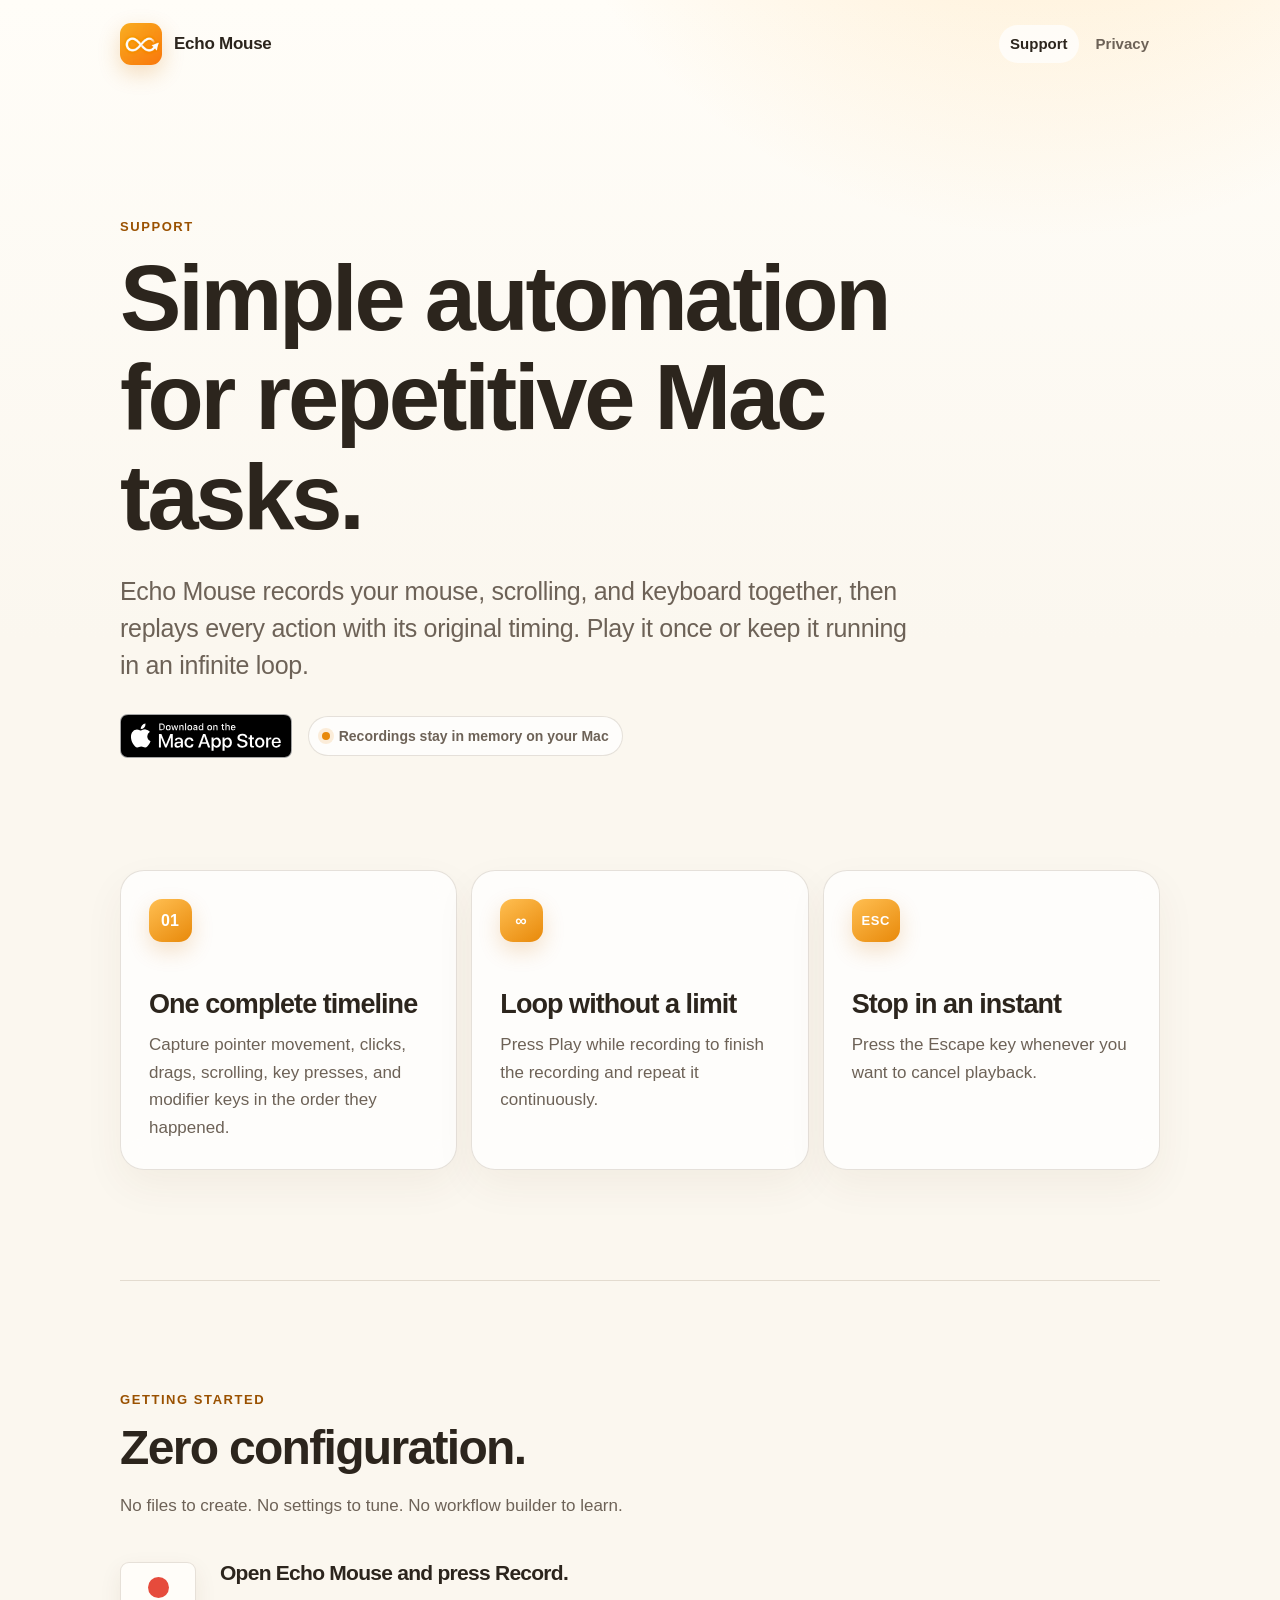
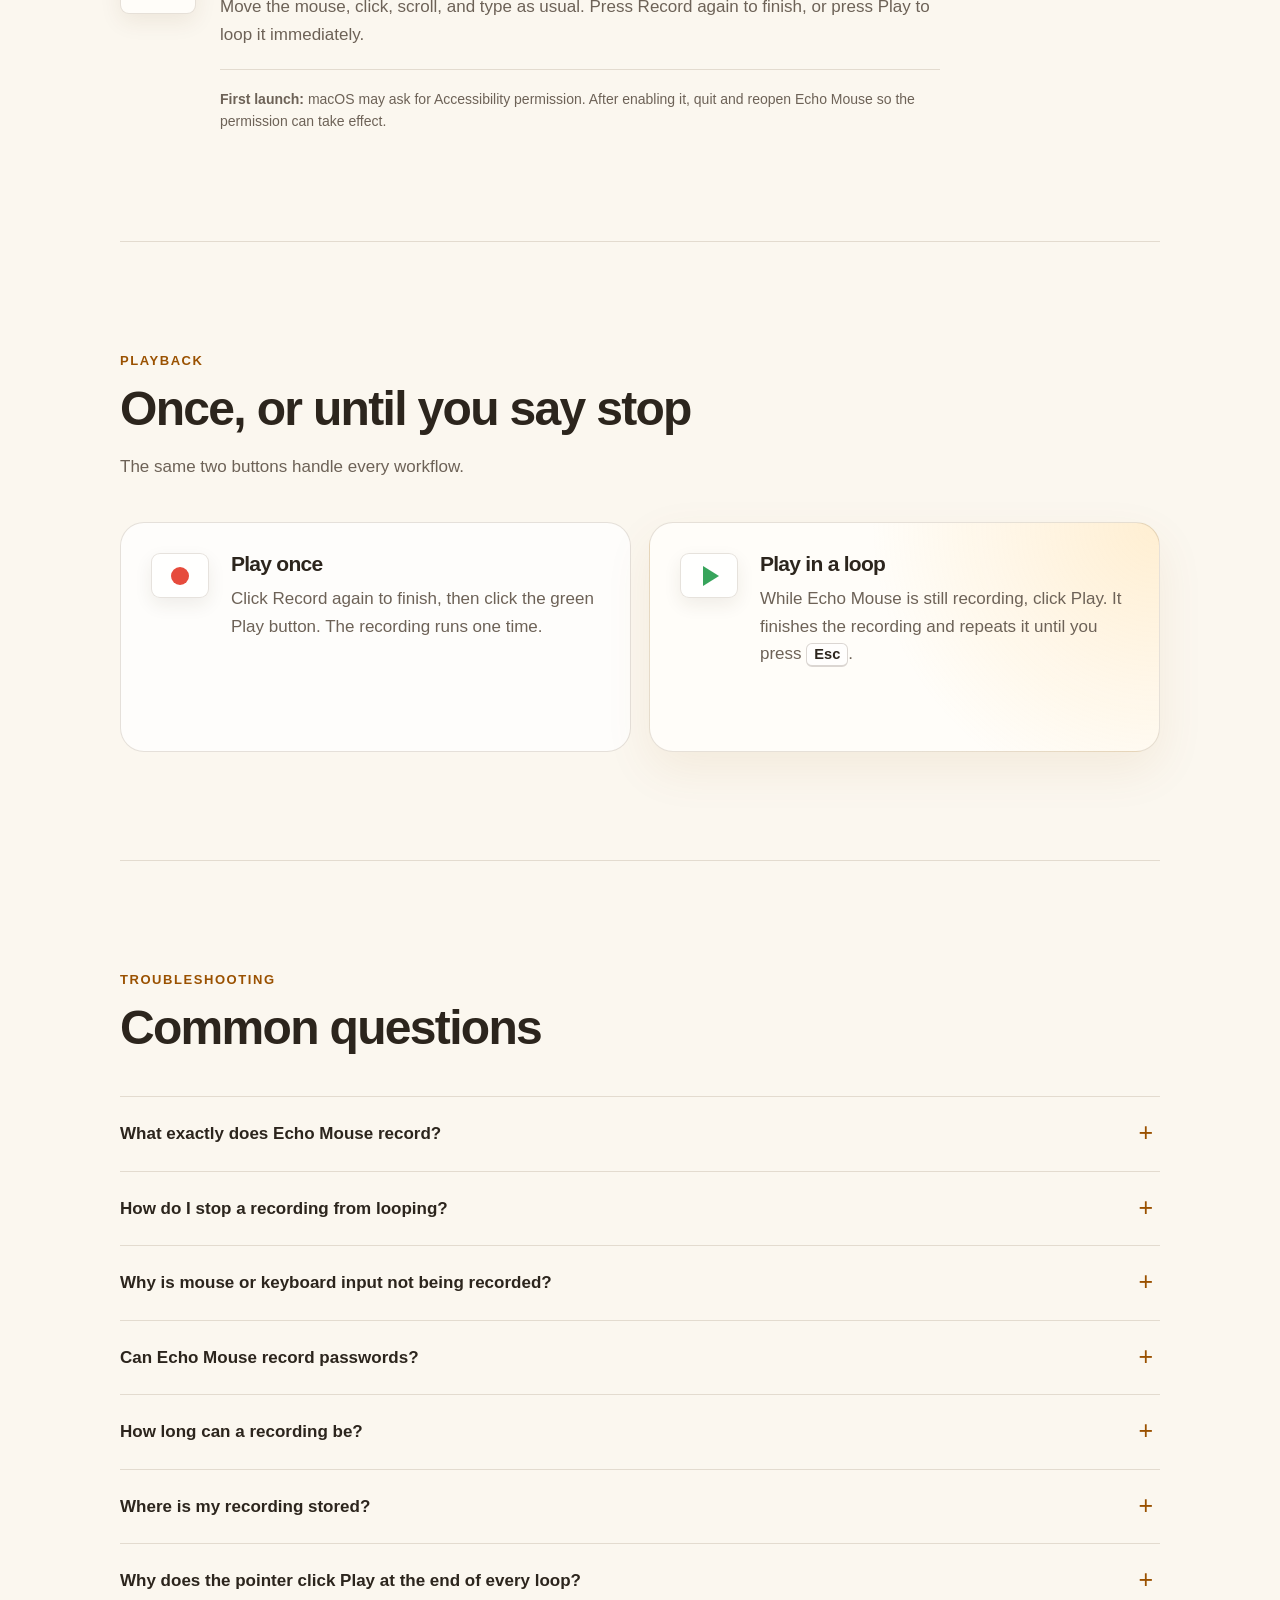
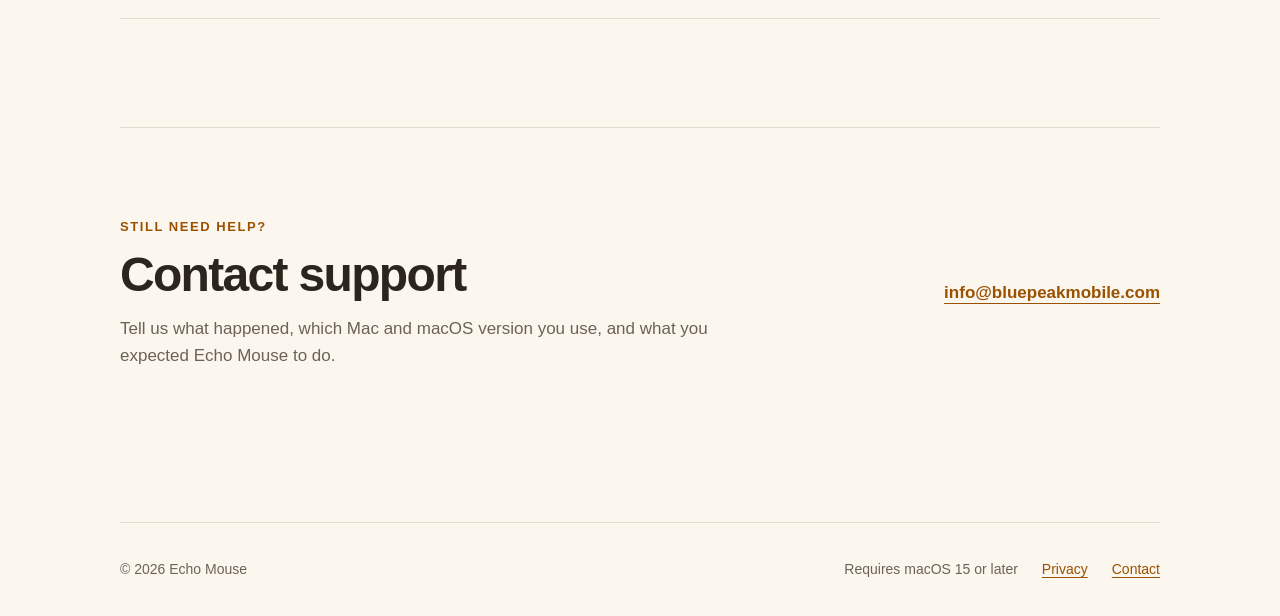
<file: index.html>
<!doctype html>
<html lang="en">
  <head>
    <meta charset="utf-8">
    <meta name="viewport" content="width=device-width, initial-scale=1">
    <meta name="description" content="Help, setup instructions, and contact information for Echo Mouse for Mac.">
    <meta name="theme-color" content="#f39a18">
    <title>Echo Mouse Support</title>
    <link rel="icon" href="app-icon.png">
    <link rel="stylesheet" href="styles.css">
  </head>
  <body>
    <header class="site-header">
      <a class="brand" href="./" aria-label="Echo Mouse support home">
        <img src="app-icon.png" width="42" height="42" alt="">
        <span>Echo Mouse</span>
      </a>
      <nav aria-label="Support navigation">
        <a aria-current="page" href="./">Support</a>
        <a href="privacy.html">Privacy</a>
      </nav>
    </header>

    <main>
      <section class="hero" aria-labelledby="page-title">
        <div class="eyebrow">Support</div>
        <h1 id="page-title">Simple automation for repetitive Mac tasks.</h1>
        <p class="lede">Echo Mouse records your mouse, scrolling, and keyboard together, then replays every action with its original timing. Play it once or keep it running in an infinite loop.</p>
        <div class="hero-actions">
          <a class="app-store-link" href="https://apps.apple.com/app/echo-mouse/id6796746001">
            <img src="mac-app-store-badge.svg" width="172" height="44" alt="Download Echo Mouse on the Mac App Store">
          </a>
          <div class="local-pill"><span aria-hidden="true"></span> Recordings stay in memory on your Mac</div>
        </div>
      </section>

      <section class="highlights" aria-label="Key features">
        <article>
          <span class="feature-mark" aria-hidden="true">01</span>
          <h2>One complete timeline</h2>
          <p>Capture pointer movement, clicks, drags, scrolling, key presses, and modifier keys in the order they happened.</p>
        </article>
        <article>
          <span class="feature-mark" aria-hidden="true">∞</span>
          <h2>Loop without a limit</h2>
          <p>Press Play while recording to finish the recording and repeat it continuously.</p>
        </article>
        <article>
          <span class="feature-mark key-mark" aria-hidden="true">esc</span>
          <h2>Stop in an instant</h2>
          <p>Press the Escape key whenever you want to cancel playback.</p>
        </article>
      </section>

      <section class="section" id="getting-started" aria-labelledby="start-title">
        <div class="section-heading">
          <div class="eyebrow">Getting started</div>
          <h2 id="start-title">Zero configuration.</h2>
          <p>No files to create. No settings to tune. No workflow builder to learn.</p>
        </div>
        <div class="instant-start">
          <div class="record-control" aria-hidden="true"><span></span></div>
          <div>
            <h3>Open Echo Mouse and press Record.</h3>
            <p>Move the mouse, click, scroll, and type as usual. Press Record again to finish, or press Play to loop it immediately.</p>
            <p class="permission-note"><strong>First launch:</strong> macOS may ask for Accessibility permission. After enabling it, quit and reopen Echo Mouse so the permission can take effect.</p>
          </div>
        </div>
      </section>

      <section class="section playback-section" aria-labelledby="playback-title">
        <div class="section-heading">
          <div class="eyebrow">Playback</div>
          <h2 id="playback-title">Once, or until you say stop</h2>
          <p>The same two buttons handle every workflow.</p>
        </div>
        <div class="playback-cards">
          <article class="playback-card">
            <div class="control-icon record-icon" aria-hidden="true"><span></span></div>
            <div>
              <h3>Play once</h3>
              <p>Click Record again to finish, then click the green Play button. The recording runs one time.</p>
            </div>
          </article>
          <article class="playback-card featured-card">
            <div class="control-icon play-icon" aria-hidden="true"><span></span></div>
            <div>
              <h3>Play in a loop</h3>
              <p>While Echo Mouse is still recording, click Play. It finishes the recording and repeats it until you press <kbd>Esc</kbd>.</p>
            </div>
          </article>
        </div>
      </section>

      <section class="section" id="questions" aria-labelledby="help-title">
        <div class="section-heading">
          <div class="eyebrow">Troubleshooting</div>
          <h2 id="help-title">Common questions</h2>
        </div>
        <div class="faq">
          <details>
            <summary>What exactly does Echo Mouse record?</summary>
            <p>Mouse movement, left, right, and other mouse-button clicks, dragging, scrolling, keyboard presses and releases, and modifier-key changes are kept on one timeline with their original timing.</p>
          </details>
          <details>
            <summary>How do I stop a recording from looping?</summary>
            <p>Press <kbd>Esc</kbd>. Playback stops immediately.</p>
          </details>
          <details>
            <summary>Why is mouse or keyboard input not being recorded?</summary>
            <p>Open System Settings → Privacy &amp; Security → Accessibility and enable Echo Mouse. Then quit and reopen Echo Mouse so macOS can apply the permission.</p>
          </details>
          <details>
            <summary>Can Echo Mouse record passwords?</summary>
            <p>macOS Secure Input prevents keyboard capture in password fields and some security-sensitive apps. This is a system protection and cannot be bypassed by Echo Mouse.</p>
          </details>
          <details>
            <summary>How long can a recording be?</summary>
            <p>A recording can be up to five minutes long. Loop playback can continue indefinitely until you cancel it with <kbd>Esc</kbd>.</p>
          </details>
          <details>
            <summary>Where is my recording stored?</summary>
            <p>Your recording stays in memory on your Mac. It is replaced when a new recording starts and discarded when Echo Mouse quits.</p>
          </details>
          <details>
            <summary>Why does the pointer click Play at the end of every loop?</summary>
            <p>When you start looping directly from a recording, the Play click is part of that recording and remains visible at the end of every pass.</p>
          </details>
        </div>
      </section>

      <section class="support-line" id="contact" aria-labelledby="contact-title">
        <div>
          <div class="eyebrow">Still need help?</div>
          <h2 id="contact-title">Contact support</h2>
          <p>Tell us what happened, which Mac and macOS version you use, and what you expected Echo Mouse to do.</p>
        </div>
        <a class="support-email" href="mailto:info@bluepeakmobile.com">info@bluepeakmobile.com</a>
      </section>
    </main>

    <footer>
      <span>© 2026 Echo Mouse</span>
      <span>Requires macOS 15 or later</span>
      <a href="privacy.html">Privacy</a>
      <a href="mailto:info@bluepeakmobile.com">Contact</a>
    </footer>
  </body>
</html>
</file>
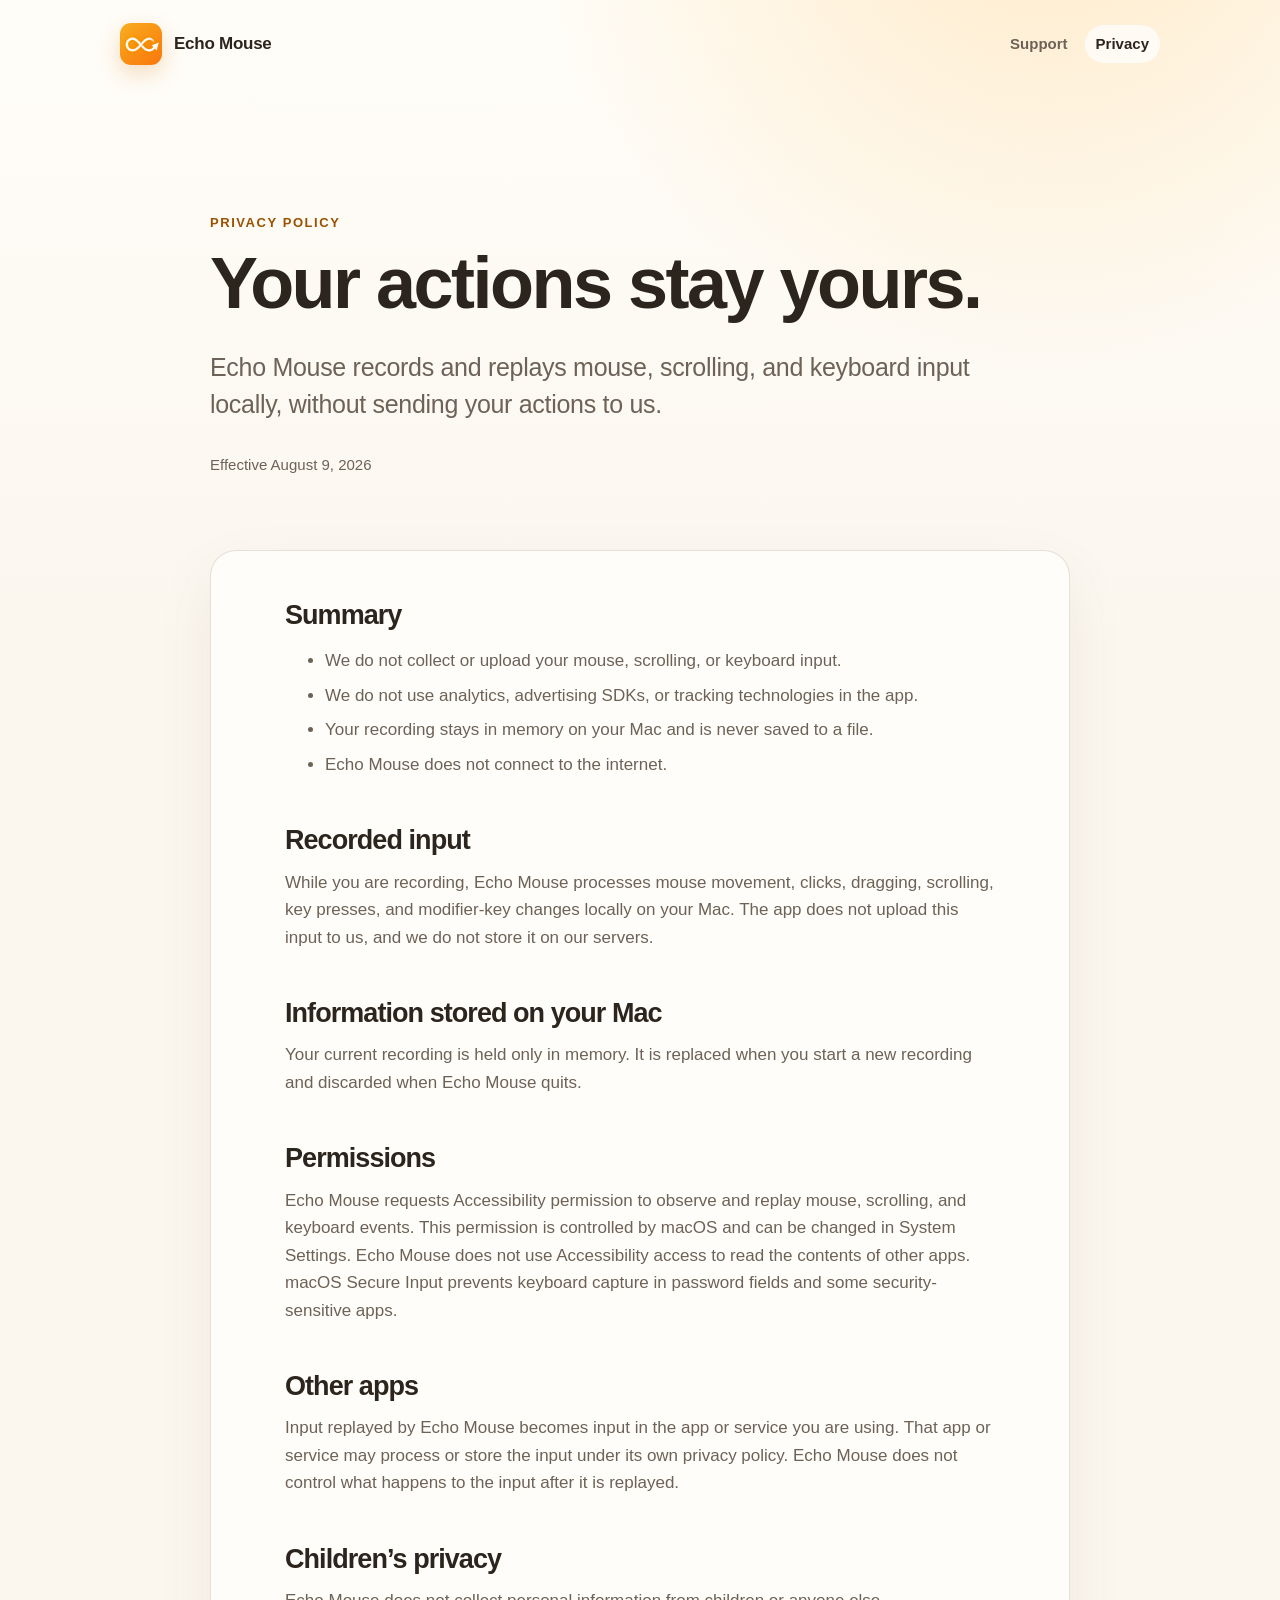
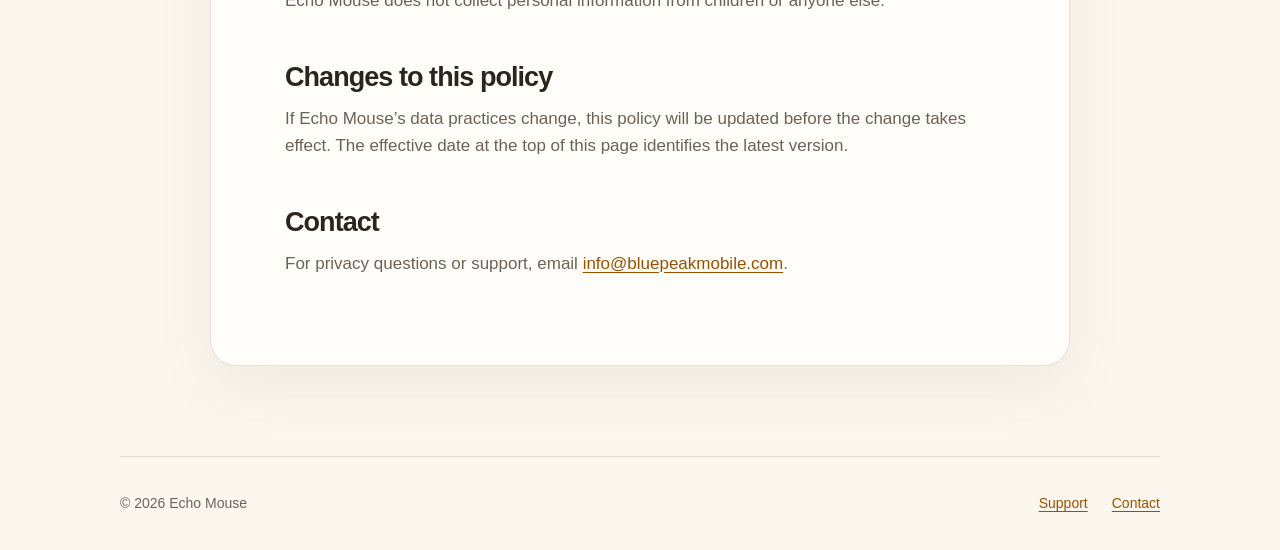
<file: privacy.html>
<!doctype html>
<html lang="en">
  <head>
    <meta charset="utf-8">
    <meta name="viewport" content="width=device-width, initial-scale=1">
    <meta name="description" content="Privacy policy for Echo Mouse for Mac.">
    <meta name="theme-color" content="#f39a18">
    <title>Privacy Policy — Echo Mouse</title>
    <link rel="icon" href="app-icon.png">
    <link rel="stylesheet" href="styles.css">
  </head>
  <body>
    <header class="site-header">
      <a class="brand" href="./" aria-label="Echo Mouse support home">
        <img src="app-icon.png" width="42" height="42" alt="">
        <span>Echo Mouse</span>
      </a>
      <nav aria-label="Support navigation">
        <a href="./">Support</a>
        <a aria-current="page" href="privacy.html">Privacy</a>
      </nav>
    </header>

    <main class="policy">
      <section class="policy-intro" aria-labelledby="page-title">
        <div class="eyebrow">Privacy Policy</div>
        <h1 id="page-title">Your actions stay yours.</h1>
        <p class="lede">Echo Mouse records and replays mouse, scrolling, and keyboard input locally, without sending your actions to us.</p>
        <p class="updated">Effective August 9, 2026</p>
      </section>

      <article class="policy-body">
        <h2>Summary</h2>
        <ul>
          <li>We do not collect or upload your mouse, scrolling, or keyboard input.</li>
          <li>We do not use analytics, advertising SDKs, or tracking technologies in the app.</li>
          <li>Your recording stays in memory on your Mac and is never saved to a file.</li>
          <li>Echo Mouse does not connect to the internet.</li>
        </ul>

        <h2>Recorded input</h2>
        <p>While you are recording, Echo Mouse processes mouse movement, clicks, dragging, scrolling, key presses, and modifier-key changes locally on your Mac. The app does not upload this input to us, and we do not store it on our servers.</p>

        <h2>Information stored on your Mac</h2>
        <p>Your current recording is held only in memory. It is replaced when you start a new recording and discarded when Echo Mouse quits.</p>

        <h2>Permissions</h2>
        <p>Echo Mouse requests Accessibility permission to observe and replay mouse, scrolling, and keyboard events. This permission is controlled by macOS and can be changed in System Settings. Echo Mouse does not use Accessibility access to read the contents of other apps. macOS Secure Input prevents keyboard capture in password fields and some security-sensitive apps.</p>

        <h2>Other apps</h2>
        <p>Input replayed by Echo Mouse becomes input in the app or service you are using. That app or service may process or store the input under its own privacy policy. Echo Mouse does not control what happens to the input after it is replayed.</p>

        <h2>Children’s privacy</h2>
        <p>Echo Mouse does not collect personal information from children or anyone else.</p>

        <h2>Changes to this policy</h2>
        <p>If Echo Mouse’s data practices change, this policy will be updated before the change takes effect. The effective date at the top of this page identifies the latest version.</p>

        <h2>Contact</h2>
        <p>For privacy questions or support, email <a href="mailto:info@bluepeakmobile.com">info@bluepeakmobile.com</a>.</p>
      </article>
    </main>

    <footer>
      <span>© 2026 Echo Mouse</span>
      <a href="./">Support</a>
      <a href="mailto:info@bluepeakmobile.com">Contact</a>
    </footer>
  </body>
</html>
</file>
<file: styles.css>
:root {
  color-scheme: light dark;
  --ink: #2c251d;
  --muted: #6d6257;
  --line: rgba(83, 54, 17, 0.14);
  --surface: rgba(255, 255, 255, 0.74);
  --surface-strong: #fffdf9;
  --accent: #e8890a;
  --accent-deep: #9a5100;
  --accent-soft: #ffbf52;
  --glow: #ffc766;
  --page: #fbf7ef;
  --max: 1040px;
}

* { box-sizing: border-box; }

html {
  scroll-behavior: smooth;
  scroll-padding-top: 24px;
  background: var(--page);
}

body {
  margin: 0;
  color: var(--ink);
  background:
    radial-gradient(circle at 82% -8%, rgba(255, 172, 39, 0.25), transparent 34rem),
    linear-gradient(180deg, #fffdf8 0, var(--page) 40rem);
  font-family: -apple-system, BlinkMacSystemFont, "SF Pro Text", "Helvetica Neue", sans-serif;
  font-size: 17px;
  line-height: 1.62;
  -webkit-font-smoothing: antialiased;
}

a { color: var(--accent-deep); text-underline-offset: 3px; }
a:hover { color: var(--accent); }
a:focus-visible,
summary:focus-visible {
  outline: 3px solid var(--glow);
  outline-offset: 4px;
  border-radius: 5px;
}

.site-header,
main,
footer {
  width: min(calc(100% - 40px), var(--max));
  margin-inline: auto;
}

.site-header {
  min-height: 88px;
  display: flex;
  align-items: center;
  justify-content: space-between;
  gap: 24px;
}

.brand {
  display: inline-flex;
  align-items: center;
  gap: 12px;
  color: var(--ink);
  font-weight: 740;
  letter-spacing: -0.015em;
  text-decoration: none;
}

.brand img {
  border-radius: 11px;
  box-shadow: 0 8px 22px rgba(210, 116, 0, 0.24);
}

nav { display: flex; gap: 6px; }
nav a {
  padding: 7px 11px;
  border-radius: 999px;
  color: var(--muted);
  font-size: 15px;
  font-weight: 620;
  text-decoration: none;
}
nav a:hover { color: var(--ink); background: rgba(255, 255, 255, 0.72); }
nav a[aria-current="page"] { color: var(--ink); background: rgba(255, 255, 255, 0.72); }

.hero {
  max-width: 900px;
  padding: clamp(70px, 10vw, 128px) 0 clamp(68px, 9vw, 112px);
}

.eyebrow {
  margin-bottom: 12px;
  color: var(--accent-deep);
  font-size: 13px;
  font-weight: 760;
  letter-spacing: 0.12em;
  text-transform: uppercase;
}

h1,
h2,
h3 {
  margin-top: 0;
  line-height: 1.08;
  letter-spacing: -0.035em;
}
h1 {
  margin-bottom: 26px;
  font-size: clamp(50px, 8.4vw, 92px);
  font-weight: 770;
}
h2 { margin-bottom: 18px; font-size: clamp(32px, 5vw, 48px); }
h3 { margin-bottom: 9px; font-size: 21px; }
p { margin-top: 0; }

.lede {
  max-width: 790px;
  margin-bottom: 30px;
  color: var(--muted);
  font-size: clamp(20px, 3vw, 25px);
  line-height: 1.48;
  letter-spacing: -0.012em;
}

.hero-actions {
  display: flex;
  flex-wrap: wrap;
  align-items: center;
  gap: 16px;
}
.app-store-link img { display: block; width: auto; }

.local-pill {
  display: inline-flex;
  align-items: center;
  gap: 9px;
  padding: 8px 13px;
  border: 1px solid var(--line);
  border-radius: 999px;
  background: var(--surface);
  color: var(--muted);
  font-size: 14px;
  font-weight: 620;
  backdrop-filter: blur(12px);
}
.local-pill span {
  width: 8px;
  height: 8px;
  border-radius: 50%;
  background: var(--accent);
  box-shadow: 0 0 0 4px rgba(232, 137, 10, 0.14);
}

.highlights {
  display: grid;
  grid-template-columns: repeat(3, minmax(0, 1fr));
  gap: 14px;
  padding-bottom: clamp(70px, 9vw, 110px);
}
.highlights article {
  min-height: 268px;
  padding: 28px;
  border: 1px solid var(--line);
  border-radius: 24px;
  background: var(--surface);
  box-shadow: 0 16px 42px rgba(95, 57, 8, 0.055);
  backdrop-filter: blur(14px);
}
.highlights h2 { margin-bottom: 12px; font-size: 27px; }
.highlights p { margin-bottom: 0; color: var(--muted); }
.feature-mark {
  min-width: 43px;
  height: 43px;
  margin-bottom: 48px;
  padding: 0 10px;
  display: inline-grid;
  place-items: center;
  border-radius: 13px;
  color: white;
  background: linear-gradient(145deg, var(--accent-soft), var(--accent));
  font-size: 16px;
  font-weight: 800;
  box-shadow: 0 9px 22px rgba(207, 111, 0, 0.2);
}
.key-mark { font-size: 13px; letter-spacing: 0.04em; text-transform: uppercase; }

.section {
  padding: clamp(68px, 9vw, 108px) 0;
  border-top: 1px solid var(--line);
}
.section-heading { max-width: 670px; margin-bottom: 42px; }
.section-heading > p { color: var(--muted); }

.instant-start {
  max-width: 820px;
  display: flex;
  align-items: flex-start;
  gap: 24px;
}
.instant-start p { color: var(--muted); }
.record-control {
  flex: 0 0 auto;
  width: 76px;
  height: 52px;
  display: grid;
  place-items: center;
  border: 1px solid var(--line);
  border-radius: 9px;
  background: var(--surface-strong);
  box-shadow: 0 8px 22px rgba(95, 57, 8, 0.08);
}
.record-control span {
  width: 21px;
  height: 21px;
  border-radius: 50%;
  background: #e64b3c;
}
.permission-note {
  margin: 20px 0 0;
  padding-top: 18px;
  border-top: 1px solid var(--line);
  font-size: 14px;
}

kbd {
  padding: 2px 7px 3px;
  border: 1px solid rgba(75, 57, 35, 0.2);
  border-bottom-width: 2px;
  border-radius: 6px;
  background: rgba(255, 255, 255, 0.72);
  color: var(--ink);
  font-family: inherit;
  font-size: 0.86em;
  font-weight: 670;
  white-space: nowrap;
}

.playback-cards { display: grid; grid-template-columns: repeat(2, minmax(0, 1fr)); gap: 18px; }
.playback-card {
  min-height: 230px;
  padding: 30px;
  display: flex;
  align-items: flex-start;
  gap: 22px;
  border: 1px solid var(--line);
  border-radius: 24px;
  background: var(--surface);
}
.playback-card p { margin-bottom: 0; color: var(--muted); }
.featured-card {
  background:
    radial-gradient(circle at 100% 0, rgba(255, 193, 81, 0.23), transparent 18rem),
    var(--surface-strong);
  box-shadow: 0 18px 48px rgba(159, 88, 0, 0.08);
}
.control-icon {
  flex: 0 0 auto;
  width: 58px;
  height: 45px;
  display: grid;
  place-items: center;
  border: 1px solid var(--line);
  border-radius: 9px;
  background: rgba(255, 255, 255, 0.8);
  box-shadow: 0 7px 18px rgba(69, 48, 20, 0.08);
}
.record-icon span { width: 18px; height: 18px; border-radius: 50%; background: #e64b3c; }
.play-icon span {
  width: 0;
  height: 0;
  margin-left: 3px;
  border-top: 10px solid transparent;
  border-bottom: 10px solid transparent;
  border-left: 16px solid #37a45b;
}

.faq { border-top: 1px solid var(--line); }
.faq details { border-bottom: 1px solid var(--line); }
.faq summary {
  padding: 23px 40px 23px 0;
  position: relative;
  cursor: pointer;
  font-weight: 680;
  list-style: none;
}
.faq summary::-webkit-details-marker { display: none; }
.faq summary::after {
  content: "+";
  position: absolute;
  right: 7px;
  color: var(--accent-deep);
  font-size: 25px;
  font-weight: 400;
  line-height: 1;
}
.faq details[open] summary::after { content: "−"; }
.faq details p { max-width: 810px; padding: 0 40px 23px 0; color: var(--muted); }

.support-line {
  margin-bottom: 64px;
  padding: clamp(54px, 8vw, 88px) 0;
  display: flex;
  align-items: center;
  justify-content: space-between;
  gap: 36px;
  border-top: 1px solid var(--line);
}
.support-line h2 { margin-bottom: 14px; }
.support-line p { max-width: 600px; margin-bottom: 0; color: var(--muted); }
.support-email {
  flex: 0 0 auto;
  color: var(--accent-deep);
  font-size: 17px;
  font-weight: 680;
  text-underline-offset: 5px;
  text-decoration-thickness: 1px;
}
.support-email:hover { color: var(--accent); }

.policy { max-width: 860px; }
.policy-intro {
  max-width: 860px;
  padding: clamp(68px, 10vw, 124px) 0 58px;
}
.policy-intro h1 { font-size: clamp(46px, 7vw, 72px); }
.updated { color: var(--muted); font-size: 15px; }
.policy-body {
  padding: 50px clamp(26px, 7vw, 74px) 70px;
  margin-bottom: 90px;
  border: 1px solid var(--line);
  border-radius: 26px;
  background: var(--surface-strong);
  box-shadow: 0 22px 60px rgba(95, 57, 8, 0.07);
}
.policy-body h2 { margin-top: 48px; margin-bottom: 13px; font-size: 27px; }
.policy-body h2:first-child { margin-top: 0; }
.policy-body p,
.policy-body li { color: var(--muted); }
.policy-body li + li { margin-top: 7px; }

footer {
  min-height: 94px;
  padding: 25px 0;
  display: flex;
  align-items: center;
  gap: 24px;
  border-top: 1px solid var(--line);
  color: var(--muted);
  font-size: 14px;
}
footer span:first-child { margin-right: auto; }

@media (max-width: 760px) {
  .site-header,
  main,
  footer { width: min(calc(100% - 28px), var(--max)); }
  .site-header { min-height: 76px; }
  .brand img { width: 36px; height: 36px; }
  nav a { padding: 6px 8px; }
  .hero { padding-top: 66px; }
  .highlights,
  .playback-cards { grid-template-columns: 1fr; }
  .highlights article,
  .playback-card { min-height: 0; }
  .feature-mark { margin-bottom: 34px; }
  .instant-start { flex-direction: column; }
  .playback-card { flex-direction: column; }
  .support-line { align-items: flex-start; flex-direction: column; }
  footer { flex-wrap: wrap; gap: 10px 20px; }
  footer span:first-child { flex-basis: 100%; }
}

@media (prefers-reduced-motion: reduce) {
  html { scroll-behavior: auto; }
  *,
  *::before,
  *::after { transition: none !important; }
}

@media (prefers-color-scheme: dark) {
  :root {
    --ink: #fff4e4;
    --muted: #cbb9a4;
    --line: rgba(255, 220, 173, 0.14);
    --surface: rgba(54, 39, 23, 0.73);
    --surface-strong: #352616;
    --accent: #ffad2f;
    --accent-deep: #ffc56f;
    --page: #1a130c;
  }
  body {
    background:
      radial-gradient(circle at 82% -8%, rgba(227, 128, 0, 0.22), transparent 34rem),
      linear-gradient(180deg, #24190f 0, var(--page) 40rem);
  }
  nav a:hover,
  nav a[aria-current="page"] { background: rgba(255, 255, 255, 0.08); }
  kbd,
  .control-icon,
  .record-control { background: rgba(255, 255, 255, 0.08); }
  .highlights article { box-shadow: 0 14px 40px rgba(0, 0, 0, 0.14); }
  .policy-body { box-shadow: 0 22px 60px rgba(0, 0, 0, 0.16); }
}

@media print {
  body { background: white; color: black; }
  .site-header nav,
  .support-line,
  footer { display: none; }
  .highlights article,
  .playback-card { break-inside: avoid; box-shadow: none; }
  .policy-body { padding: 0; border: 0; box-shadow: none; }
}
</file>
